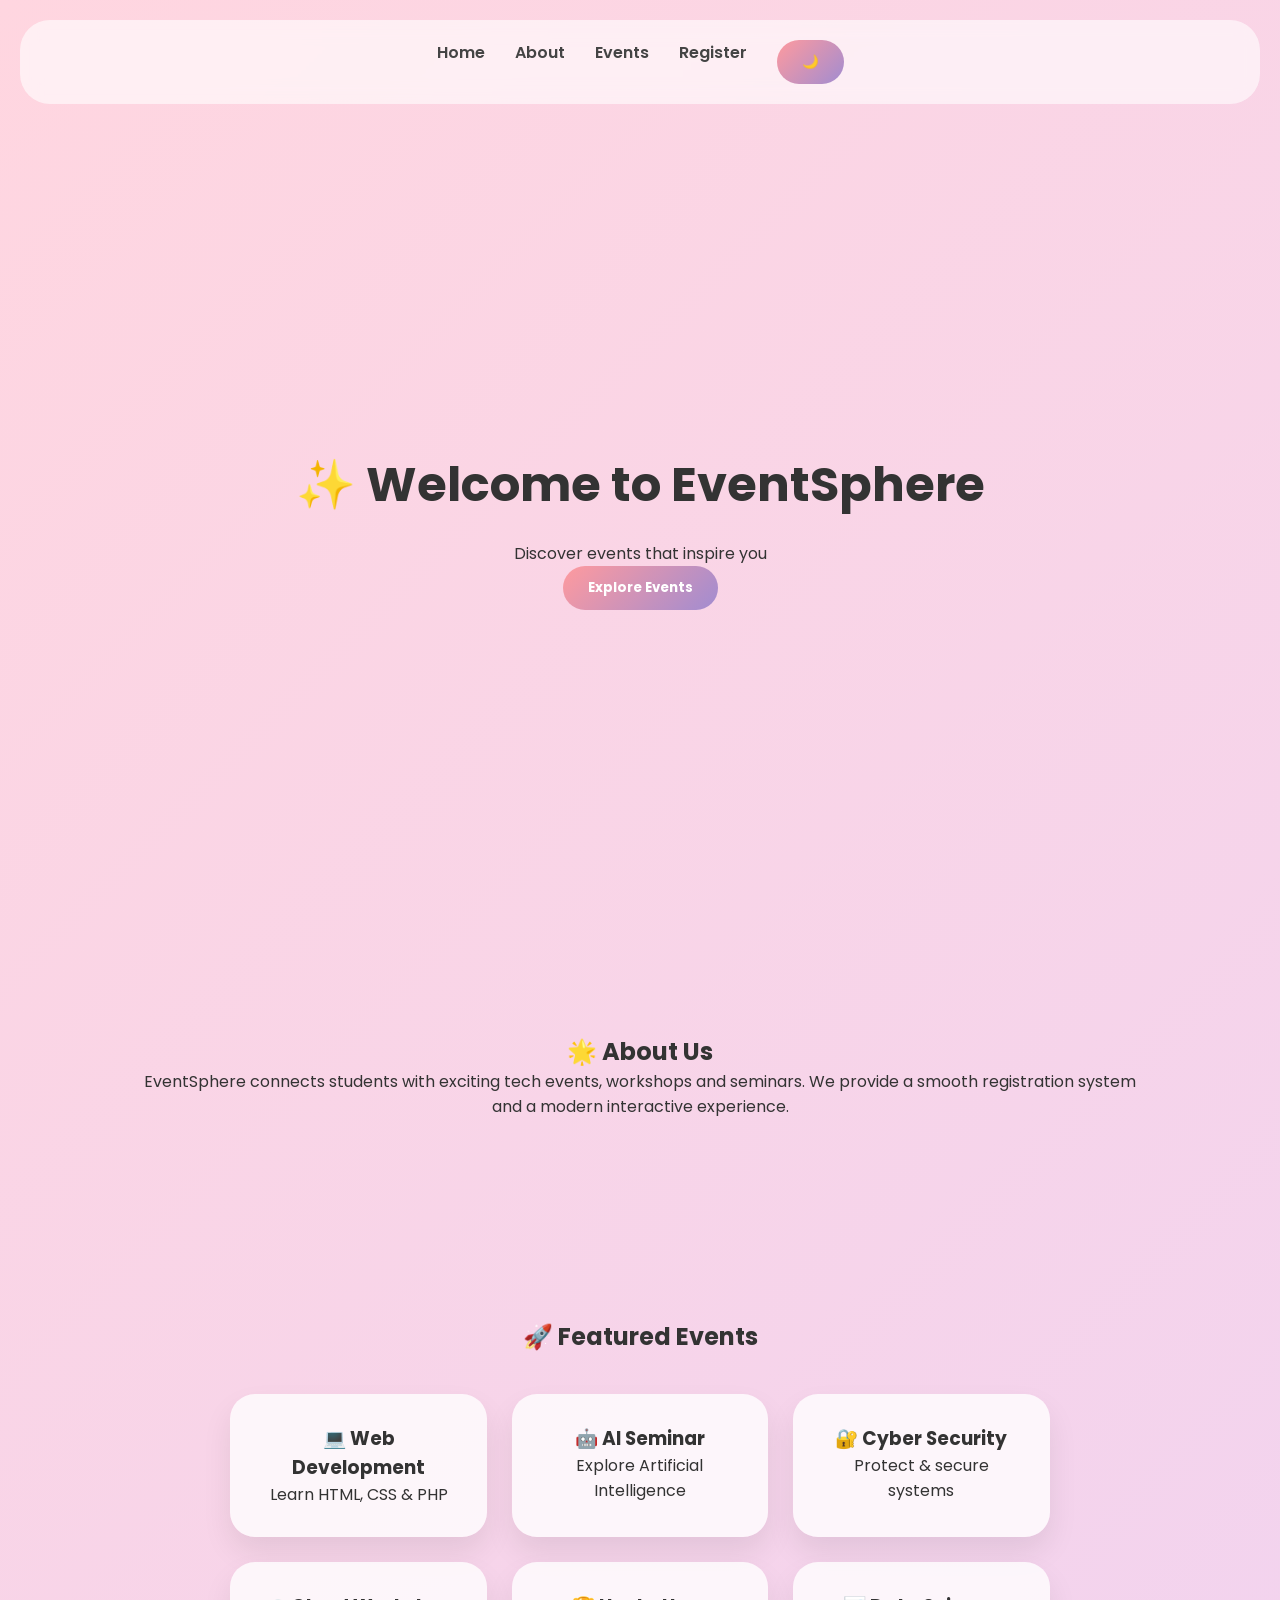
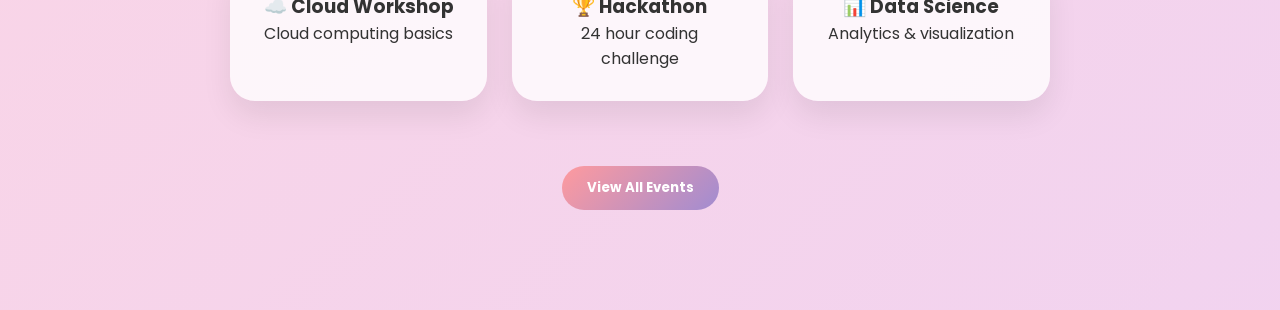
<file: index.html>
<!DOCTYPE html>
<html>
<head>
<meta charset="UTF-8">
<title>EventSphere</title>
<link rel="stylesheet" href="style.css">
</head>
<body>

<div class="navbar">
<a href="#home">Home</a>
<a href="#about">About</a>
<a href="#preview">Events</a>
<a href="register.php">Register</a>
<button id="darkToggle">🌙</button>
</div>

<!-- HERO SECTION -->
<div class="hero" id="home">
<h1>✨ Welcome to EventSphere</h1>
<p>Discover events that inspire you</p>
<a href="#preview"><button>Explore Events</button></a>
</div>

<!-- ABOUT SECTION -->
<div class="section" id="about">
<h2>🌟 About Us</h2>
<p>
EventSphere connects students with exciting tech events, workshops and seminars.
We provide a smooth registration system and a modern interactive experience.
</p>
</div>

<!-- EVENT PREVIEW SECTION -->
<div class="section" id="preview">
<h2>🚀 Featured Events</h2>

<div class="event-grid">

<div class="event-card">
<h3>💻 Web Development</h3>
<p>Learn HTML, CSS & PHP</p>
</div>

<div class="event-card">
<h3>🤖 AI Seminar</h3>
<p>Explore Artificial Intelligence</p>
</div>

<div class="event-card">
<h3>🔐 Cyber Security</h3>
<p>Protect & secure systems</p>
</div>

<div class="event-card">
<h3>☁️ Cloud Workshop</h3>
<p>Cloud computing basics</p>
</div>

<div class="event-card">
<h3>🏆 Hackathon</h3>
<p>24 hour coding challenge</p>
</div>

<div class="event-card">
<h3>📊 Data Science</h3>
<p>Analytics & visualization</p>
</div>

</div>

<br>
<a href="events.php"><button>View All Events</button></a>

</div>

<script>
document.getElementById("darkToggle").addEventListener("click",function(){
document.body.classList.toggle("dark-mode");
});
</script>

</body>
</html>
</file>
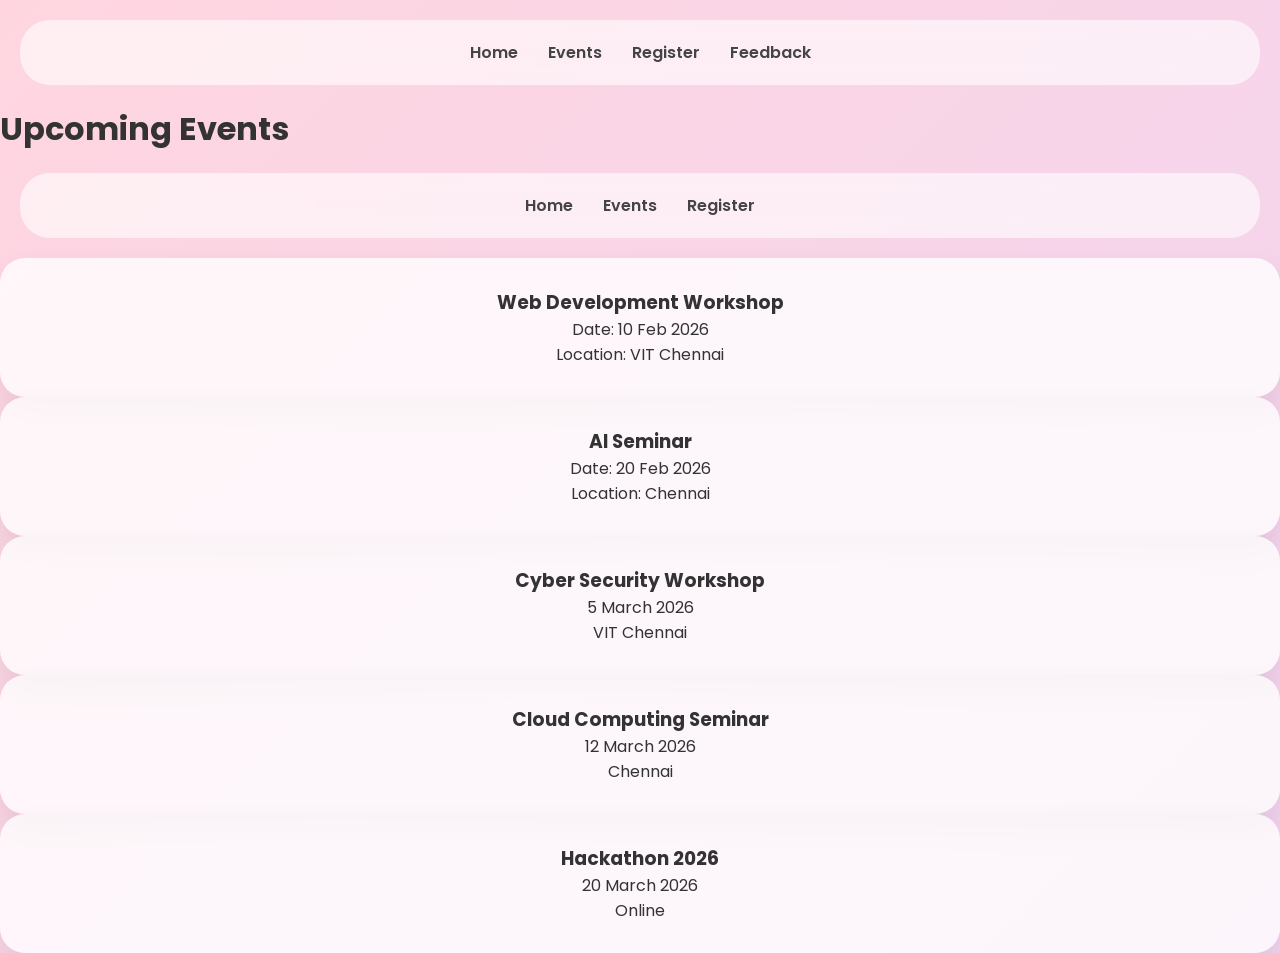
<file: events.html>
<!DOCTYPE html>
<html>
<head>
    <meta charset="UTF-8">
    <title>Events</title>
    <link rel="stylesheet" href="style.css">
</head>
<body>
<div class="navbar">
  <a href="index.html">Home</a>
  <a href="events.php">Events</a>
  <a href="register.php">Register</a>
  <a href="feedback.php">Feedback</a>
</div>


<header>
    <h1>Upcoming Events</h1>
</header>

<nav class="navbar">
    <a href="index.html">Home</a>
    <a href="events.html">Events</a>
    <a href="register.html">Register</a>
</nav>

<div class="event-card">
    <h3>Web Development Workshop</h3>
    <p>Date: 10 Feb 2026</p>
    <p>Location: VIT Chennai</p>
</div>

<div class="event-card">
    <h3>AI Seminar</h3>
    <p>Date: 20 Feb 2026</p>
    <p>Location: Chennai</p>
</div>

<div class="event-card">
<h3>Cyber Security Workshop</h3>
<p>5 March 2026</p>
<p>VIT Chennai</p>
</div>

<div class="event-card">
<h3>Cloud Computing Seminar</h3>
<p>12 March 2026</p>
<p>Chennai</p>
</div>

<div class="event-card">
<h3>Hackathon 2026</h3>
<p>20 March 2026</p>
<p>Online</p>
</div>


</body>
</html>
</file>
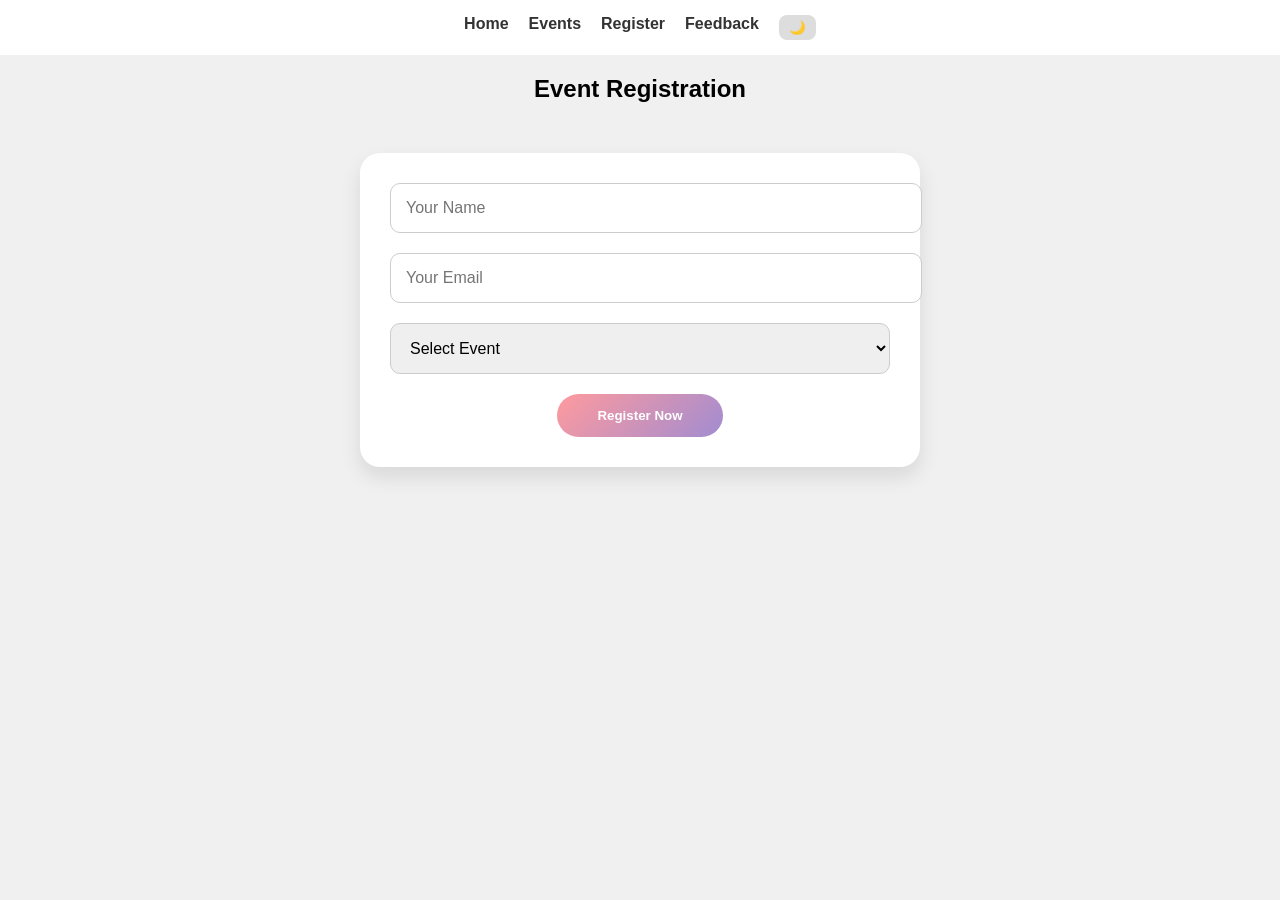
<file: register.html>
<!DOCTYPE html>
<html>
<head>
<meta charset="UTF-8">
<title>Event Registration</title>
<style>
body {
    font-family: 'Poppins', sans-serif;
    background: #f0f0f0;
    margin: 0;
    padding: 0;
}

body.dark-mode {
    background-color: #121212;
    color: #fff;
}

.navbar {
    display: flex;
    justify-content: center;
    gap: 20px;
    padding: 15px;
    background: #fff;
}
body.dark-mode .navbar { background: #1e1e1e; }

.navbar a { text-decoration: none; color: #333; font-weight: bold; }
body.dark-mode .navbar a { color: #fff; }

.navbar button {
    cursor: pointer;
    border: none;
    background: #ddd;
    padding: 5px 10px;
    border-radius: 8px;
}
body.dark-mode .navbar button { background: #333; color: #fff; }

.form-container {
    max-width: 500px;
    margin: 50px auto;
    padding: 30px;
    background: #fff;
    border-radius: 20px;
    box-shadow: 0 10px 20px rgba(0,0,0,0.1);
}
body.dark-mode .form-container { background: #1e1e1e; }

.form-container input,
.form-container select {
    width: 100%;
    padding: 15px;
    margin-bottom: 20px;
    border-radius: 10px;
    border: 1px solid #ccc;
    font-size: 16px;
}
body.dark-mode .form-container input,
body.dark-mode .form-container select {
    background: #2c2c2c;
    color: #fff;
    border: 1px solid #555;
}

.form-container button {
    display: block;
    margin: 0 auto;
    padding: 14px 40px;
    border: none;
    border-radius: 40px;
    font-weight: bold;
    background: linear-gradient(135deg, #FF9A9E, #A18CD1);
    color: white;
    cursor: pointer;
    transition: 0.3s;
}
.form-container button:hover { transform: scale(1.05); }
</style>
</head>
<body>

<div class="navbar">
    <a href="index.html">Home</a>
    <a href="events.html">Events</a>
    <a href="register.html">Register</a>
    <a href="feedback.html">Feedback</a>
    <button onclick="toggleMode()">🌙</button>
</div>

<h2 style="text-align:center;">Event Registration</h2>

<div class="form-container">
    <form>
        <input type="text" name="name" placeholder="Your Name" required>
        <input type="email" name="email" placeholder="Your Email" required>
        <select name="event" required>
            <option value="">Select Event</option>
            <option>💻 Web Development Workshop</option>
            <option>🤖 AI Seminar</option>
            <option>🔐 Cyber Security Talk</option>
            <option>☁️ Cloud Computing Workshop</option>
            <option>🏆 Hackathon 2026</option>
            <option>🦾 Robotics Workshop</option>
            <option>📊 Data Science Bootcamp</option>
            <option>🎨 UI/UX Design Seminar</option>
            <option>🔗 Blockchain Basics</option>
        </select>
        <button type="submit">Register Now</button>
    </form>
</div>

<script>
function toggleMode() {
    document.body.classList.toggle("dark-mode");
    if(document.body.classList.contains("dark-mode")){
        localStorage.setItem("darkMode","enabled");
    } else {
        localStorage.setItem("darkMode","disabled");
    }
}

window.onload = function(){
    if(localStorage.getItem("darkMode") === "enabled"){
        document.body.classList.add("dark-mode");
    }
}
</script>

</body>
</html>
</file>
<file: style.css>
@import url('https://fonts.googleapis.com/css2?family=Poppins:wght@400;600&display=swap');

*{
  margin:0;
  padding:0;
  box-sizing:border-box;
  font-family:'Poppins', sans-serif;
  transition:0.3s ease;
}

html{
  scroll-behavior:smooth;
}

body{
  background: linear-gradient(135deg,#FFD6E0,#E4D0FF,#CFF5E7);
  background-size:400% 400%;
  animation:gradientMove 12s ease infinite;
  color:#333;
}

@keyframes gradientMove{
  0%{background-position:0% 50%;}
  50%{background-position:100% 50%;}
  100%{background-position:0% 50%;}
}

/* DARK MODE */
.dark-mode{
  background:#1e1e1e !important;
  color:white !important;
}

.dark-mode .navbar{
  background:#2a2a2a !important;
}

.dark-mode .event-card,
.dark-mode form{
  background:#333 !important;
  color:white !important;
}

/* NAVBAR */
.navbar{
  display:flex;
  justify-content:center;
  gap:30px;
  padding:20px;
  margin:20px;
  background:rgba(255,255,255,0.6);
  backdrop-filter:blur(10px);
  border-radius:30px;
}

.navbar a{
  text-decoration:none;
  font-weight:600;
  color:#444;
}

/* HERO */
.hero{
  height:90vh;
  display:flex;
  flex-direction:column;
  justify-content:center;
  align-items:center;
  text-align:center;
}

.hero h1{
  font-size:48px;
  margin-bottom:20px;
}

/* SECTION */
.section{
  padding:100px 10%;
  text-align:center;
}

/* BUTTON */
button{
  padding:12px 25px;
  border:none;
  border-radius:40px;
  background:linear-gradient(135deg,#FF9A9E,#A18CD1);
  color:white;
  font-weight:bold;
  cursor:pointer;
}

button:hover{
  transform:scale(1.1);
}

/* GRID */
.event-grid{
  display:grid;
  grid-template-columns:repeat(3,1fr);
  gap:25px;
  width:80%;
  margin:40px auto;
}

.event-card{
  background:rgba(255,255,255,0.8);
  padding:30px;
  border-radius:25px;
  box-shadow:0 15px 30px rgba(0,0,0,0.08);
  text-align:center;
}

.event-title{
  cursor:pointer;
}

.details{
  max-height:0;
  overflow:hidden;
  transition:max-height 0.5s ease;
}

/* FORM */
form{
  width:400px;
  margin:60px auto;
  padding:40px;
  background:rgba(255,255,255,0.8);
  border-radius:25px;
}

input,select{
  width:100%;
  padding:12px;
  margin:15px 0;
  border-radius:15px;
  border:none;
}

/* POPUP */
.popup{
  position:fixed;
  top:0;
  left:0;
  width:100%;
  height:100%;
  display:flex;
  justify-content:center;
  align-items:center;
  background:rgba(0,0,0,0.6);
}

.popup-box{
  background:white;
  padding:60px;
  border-radius:30px;
  text-align:center;
  box-shadow:0 20px 40px rgba(0,0,0,0.2);
  animation:pop 0.6s ease;
}

@keyframes pop{
  from{transform:scale(0.5); opacity:0;}
  to{transform:scale(1); opacity:1;}
}
</file>
